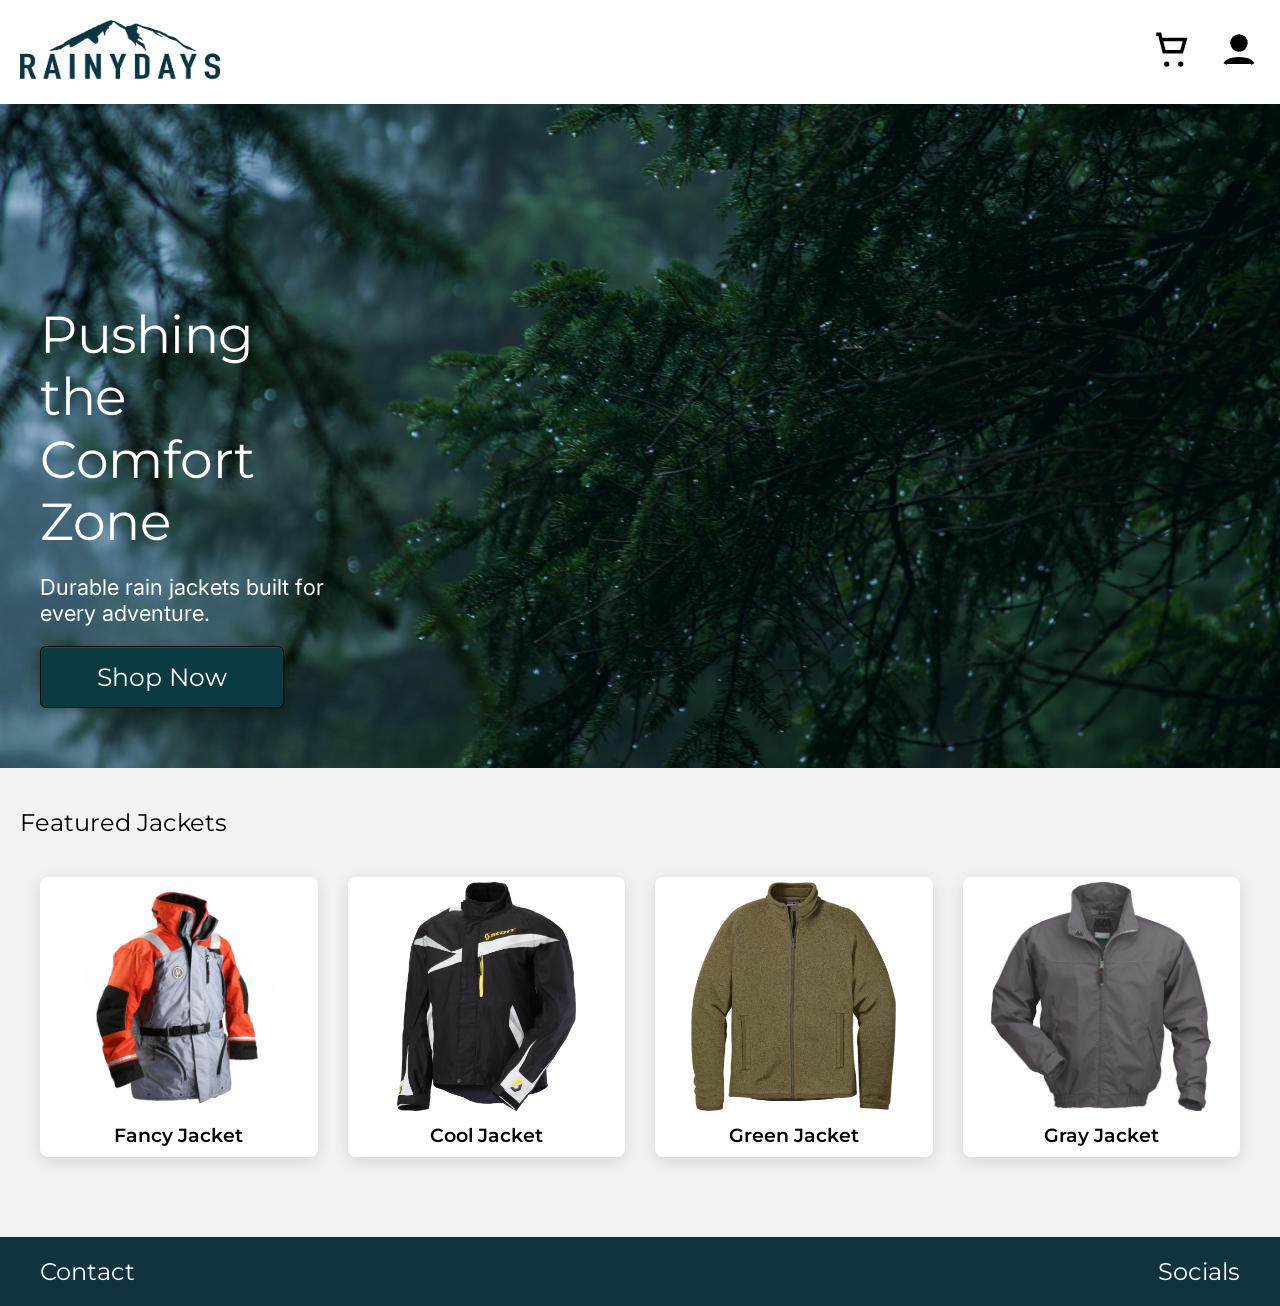
<file: index.html>
<!doctype html>
<html lang="en">
  <head>
    <meta charset="UTF-8" />
    <meta name="viewport" content="width=device-width, initial-scale=1.0" />
    <title>Rainy Days | Home</title>
    <meta
      name="description"
      content="Durable rain jackets built for every adventure."
    />
    <link
      href="https://fonts.googleapis.com/css2?family=Inter:wght@400;600&family=Montserrat:wght@400;600&display=swap"
      rel="stylesheet"
    />
    <link rel="stylesheet" href="css/styles.css" />
  </head>
  <body>
    <div class="page-wrapper">
      <header>
        <nav class="nav">
          <a href="index.html">
            <img
              src="images/RainyDays_Logo.png"
              class="logo"
              alt="Rainy Days Logo"
            />
          </a>

          <div class="nav-icons">
            <a href="cart.html" aria-label="Shopping cart">
              <svg viewBox="0 0 24 24">
                <path
                  d="M3 3h2l2.5 10h10l2-7H6"
                  stroke="black"
                  stroke-width="2"
                  fill="none"
                />
                <circle cx="9" cy="20" r="1.5" fill="black" />
                <circle cx="17" cy="20" r="1.5" fill="black" />
              </svg>
            </a>

            <a href="coming-soon.html" aria-label="User profile">
              <svg viewBox="0 0 24 24">
                <circle cx="12" cy="8" r="4" stroke="black" stroke-width="2" />
                <path d="M4 20c2-4 14-4 16 0" stroke="black" stroke-width="2" />
              </svg>
            </a>
          </div>
        </nav>
      </header>

      <main>
        <section class="hero">
          <div class="hero-content">
            <h1>Pushing the Comfort Zone</h1>
            <p>Durable rain jackets built for every adventure.</p>
            <a href="products.html" class="btn">Shop Now</a>
          </div>
        </section>
        <section class="featured">
          <div>
            <h2>Featured Jackets</h2>

            <div class="products-grid">
              <a href="product.html" class="product-item">
                <article class="product-card">
                  <div class="product-image">
                    <img
                      src="images/Fancy.jpg"
                      alt="Orange and gray heavy-duty rain jacket"
                    />
                  </div>
                  <h3>Fancy Jacket</h3>
                </article>
              </a>

              <a href="product.html" class="product-item">
                <article class="product-card">
                  <div class="product-image">
                    <img
                      src="images/Cool.jpg"
                      alt="Black sporty rain jacket with white details"
                    />
                  </div>
                  <h3>Cool Jacket</h3>
                </article>
              </a>

              <a href="product.html" class="product-item">
                <article class="product-card">
                  <div class="product-image">
                    <img
                      src="images/Green.jpg"
                      alt="Green fleece-style jacket"
                    />
                  </div>
                  <h3>Green Jacket</h3>
                </article>
              </a>

              <a href="product.html" class="product-item">
                <article class="product-card">
                  <div class="product-image">
                    <img
                      src="images/Gray.jpg"
                      alt="Gray lightweight rain jacket"
                    />
                  </div>
                  <h3>Gray Jacket</h3>
                </article>
              </a>
            </div>
          </div>
        </section>
      </main>

      <footer>
        <h2>Contact</h2>
        <h2>Socials</h2>
      </footer>
    </div>
  </body>
</html>
</file>
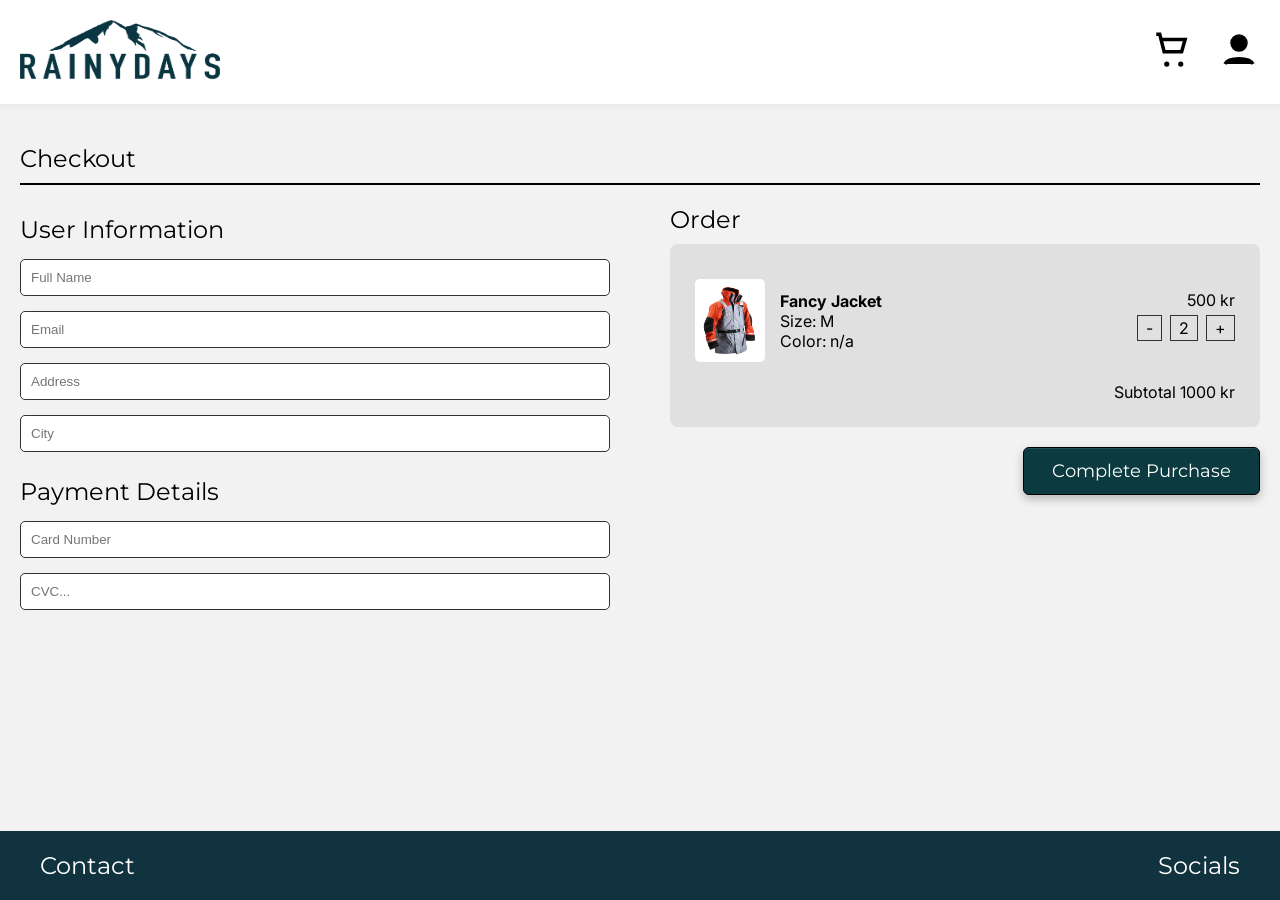
<file: checkout.html>
<!doctype html>
<html lang="en">
  <head>
    <meta charset="UTF-8" />
    <meta name="viewport" content="width=device-width, initial-scale=1.0" />
    <title>Rainy Days | Home</title>
    <meta
      name="description"
      content="Durable rain jackets built for every adventure."
    />
    <link
      href="https://fonts.googleapis.com/css2?family=Inter:wght@400;600&family=Montserrat:wght@400;600&display=swap"
      rel="stylesheet"
    />
    <link rel="stylesheet" href="css/styles.css" />
  </head>
  <body>
    <div class="page-wrapper">
      <header>
        <nav class="nav">
          <a href="index.html">
            <img
              src="images/RainyDays_Logo.png"
              class="logo"
              alt="Rainy Days Logo"
            />
          </a>

          <div class="nav-icons">
            <a href="cart.html" aria-label="Shopping cart">
              <svg viewBox="0 0 24 24">
                <path
                  d="M3 3h2l2.5 10h10l2-7H6"
                  stroke="black"
                  stroke-width="2"
                  fill="none"
                />
                <circle cx="9" cy="20" r="1.5" fill="black" />
                <circle cx="17" cy="20" r="1.5" fill="black" />
              </svg>
            </a>

            <a href="coming-soon.html" aria-label="User profile">
              <svg viewBox="0 0 24 24">
                <circle cx="12" cy="8" r="4" stroke="black" stroke-width="2" />
                <path d="M4 20c2-4 14-4 16 0" stroke="black" stroke-width="2" />
              </svg>
            </a>
          </div>
        </nav>
      </header>

      <main>
        <section class="checkout">
          <h1>Checkout</h1>

          <div class="checkout-container">
            <!-- LEFT SIDE -->
            <div class="checkout-form">
              <h2>User Information</h2>

              <input type="text" placeholder="Full Name" />
              <input type="email" placeholder="Email" />
              <input type="text" placeholder="Address" />
              <input type="text" placeholder="City" />

              <h2>Payment Details</h2>

              <input type="text" placeholder="Card Number" />
              <input type="text" placeholder="CVC..." />
            </div>

            <!-- RIGHT SIDE -->
            <div class="checkout-summary-wrapper">
              <h2 class="order-title">Order</h2>
              <div class="checkout-summary">
                <div class="order-item">
                  <img src="images/Fancy.jpg" alt="Fancy Jacket" />

                  <div>
                    <p><strong>Fancy Jacket</strong></p>
                    <p>Size: M</p>
                    <p>Color: n/a</p>
                  </div>

                  <div class="order-right">
                    <p>500 kr</p>
                    <div class="quantity">
                      <span>-</span>
                      <span>2</span>
                      <span>+</span>
                    </div>
                  </div>
                </div>

                <p class="subtotal">Subtotal 1000 kr</p>
              </div>

              <a href="success.html" class="btn">Complete Purchase</a>
            </div>
          </div>
        </section>
      </main>

      <footer>
        <h2>Contact</h2>
        <h2>Socials</h2>
      </footer>
    </div>
  </body>
</html>
</file>
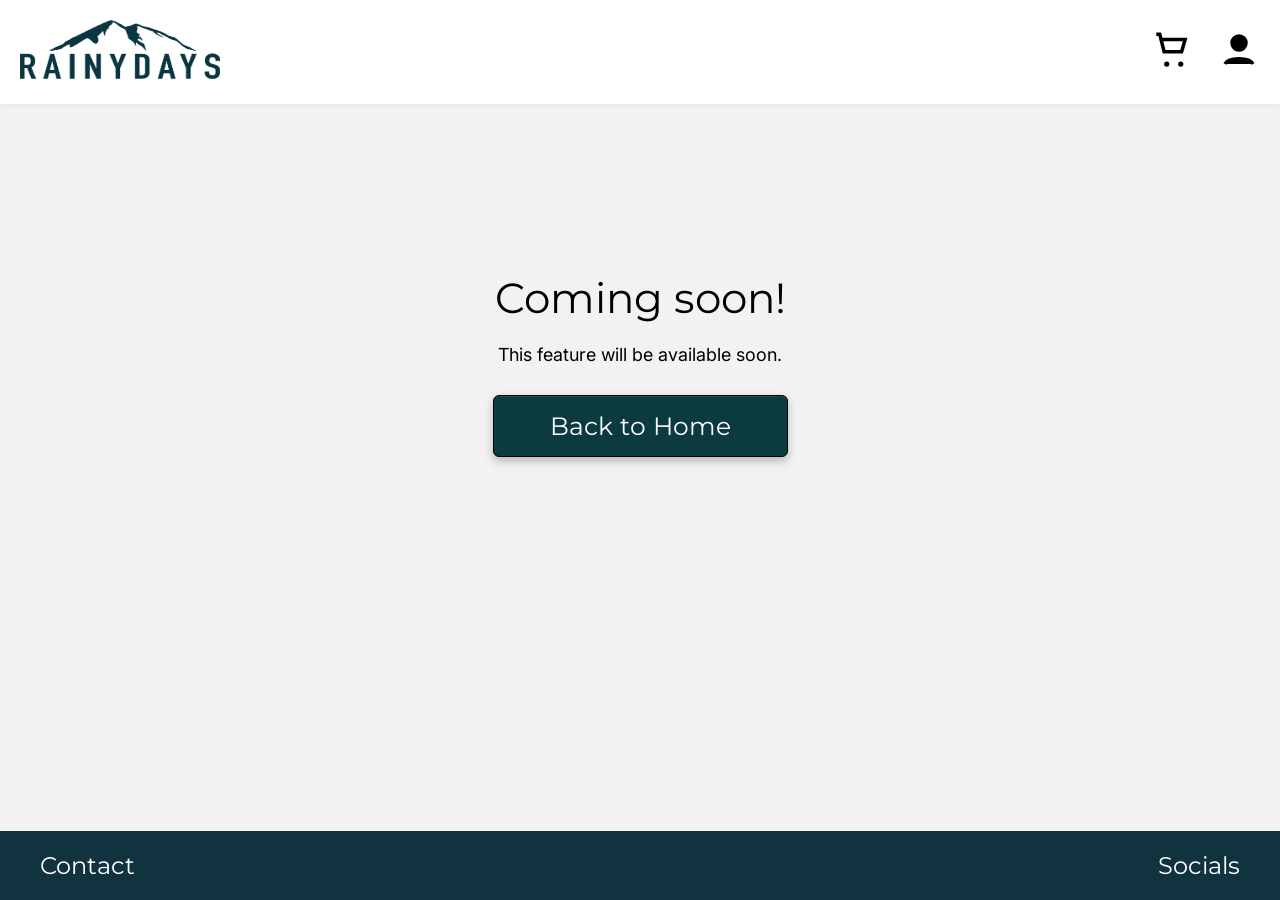
<file: coming-soon.html>
<!doctype html>
<html lang="en">
  <head>
    <meta charset="UTF-8" />
    <meta name="viewport" content="width=device-width, initial-scale=1.0" />
    <title>Rainy Days | Home</title>
    <meta
      name="description"
      content="Durable rain jackets built for every adventure."
    />
    <link
      href="https://fonts.googleapis.com/css2?family=Inter:wght@400;600&family=Montserrat:wght@400;600&display=swap"
      rel="stylesheet"
    />
    <link rel="stylesheet" href="css/styles.css" />
  </head>
  <body>
    <div class="page-wrapper">
      <header>
        <nav class="nav">
          <a href="index.html">
            <img
              src="images/RainyDays_Logo.png"
              class="logo"
              alt="Rainy Days Logo"
            />
          </a>

          <div class="nav-icons">
            <a href="cart.html" aria-label="Shopping cart">
              <svg viewBox="0 0 24 24">
                <path
                  d="M3 3h2l2.5 10h10l2-7H6"
                  stroke="black"
                  stroke-width="2"
                  fill="none"
                />
                <circle cx="9" cy="20" r="1.5" fill="black" />
                <circle cx="17" cy="20" r="1.5" fill="black" />
              </svg>
            </a>

            <a href="coming-soon.html" aria-label="User profile">
              <svg viewBox="0 0 24 24">
                <circle cx="12" cy="8" r="4" stroke="black" stroke-width="2" />
                <path d="M4 20c2-4 14-4 16 0" stroke="black" stroke-width="2" />
              </svg>
            </a>
          </div>
        </nav>
      </header>

      <main>
        <section class="coming-soon">
          <h1>Coming soon!</h1>
          <p>This feature will be available soon.</p>

          <a href="index.html" class="btn">Back to Home</a>
        </section>
      </main>

      <footer>
        <h2>Contact</h2>
        <h2>Socials</h2>
      </footer>
    </div>
  </body>
</html>
</file>
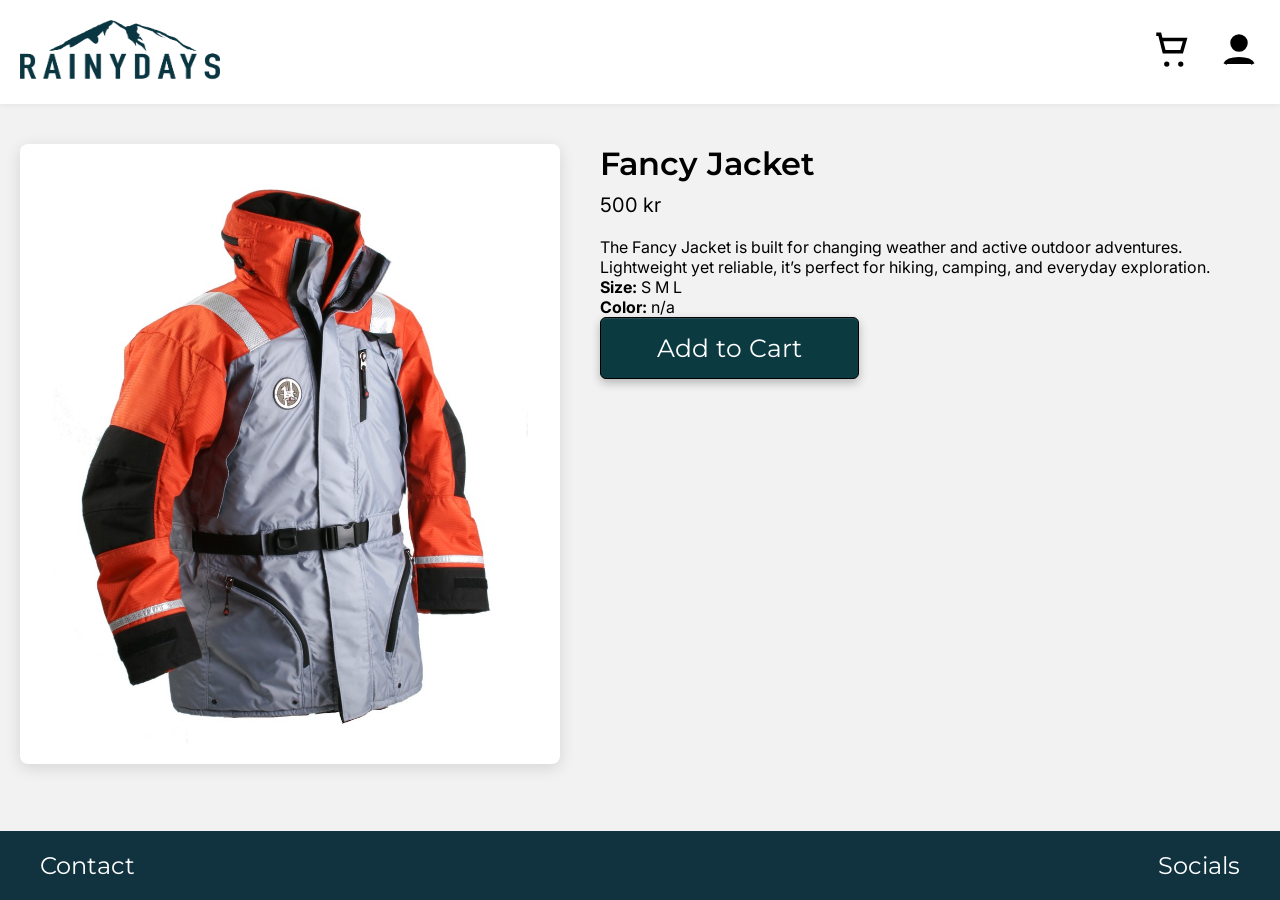
<file: product.html>
<!doctype html>
<html lang="en">
  <head>
    <meta charset="UTF-8" />
    <meta name="viewport" content="width=device-width, initial-scale=1.0" />
    <title>Rainy Days | Home</title>
    <meta
      name="description"
      content="Durable rain jackets built for every adventure."
    />
    <link
      href="https://fonts.googleapis.com/css2?family=Inter:wght@400;600&family=Montserrat:wght@400;600&display=swap"
      rel="stylesheet"
    />
    <link rel="stylesheet" href="css/styles.css" />
  </head>
  <body>
    <div class="page-wrapper">
      <header>
        <nav class="nav">
          <a href="index.html">
            <img
              src="images/RainyDays_Logo.png"
              class="logo"
              alt="Rainy Days Logo"
            />
          </a>

          <div class="nav-icons">
            <a href="cart.html" aria-label="Shopping cart">
              <svg viewBox="0 0 24 24">
                <path
                  d="M3 3h2l2.5 10h10l2-7H6"
                  stroke="black"
                  stroke-width="2"
                  fill="none"
                />
                <circle cx="9" cy="20" r="1.5" fill="black" />
                <circle cx="17" cy="20" r="1.5" fill="black" />
              </svg>
            </a>

            <a href="coming-soon.html" aria-label="User profile">
              <svg viewBox="0 0 24 24">
                <circle cx="12" cy="8" r="4" stroke="black" stroke-width="2" />
                <path d="M4 20c2-4 14-4 16 0" stroke="black" stroke-width="2" />
              </svg>
            </a>
          </div>
        </nav>
      </header>

      <main>
        <section class="product-detail">
          <div class="product-detail-container">
            <div class="product-detail-image">
              <img
                src="images/Fancy.jpg"
                alt="Orange and gray heavy-duty rain jacket"
              />
            </div>

            <div class="product-detail-info">
              <h1>Fancy Jacket</h1>
              <p class="product-price">500 kr</p>

              <p>
                The Fancy Jacket is built for changing weather and active
                outdoor adventures.
              </p>

              <p>
                Lightweight yet reliable, it’s perfect for hiking, camping, and
                everyday exploration.
              </p>

              <div class="product-options">
                <p><strong>Size:</strong> S M L</p>
                <p><strong>Color:</strong> n/a</p>
              </div>

              <a href="cart.html" class="btn">Add to Cart</a>
            </div>
          </div>
        </section>
      </main>

      <footer>
        <h2>Contact</h2>
        <h2>Socials</h2>
      </footer>
    </div>
  </body>
</html>
</file>
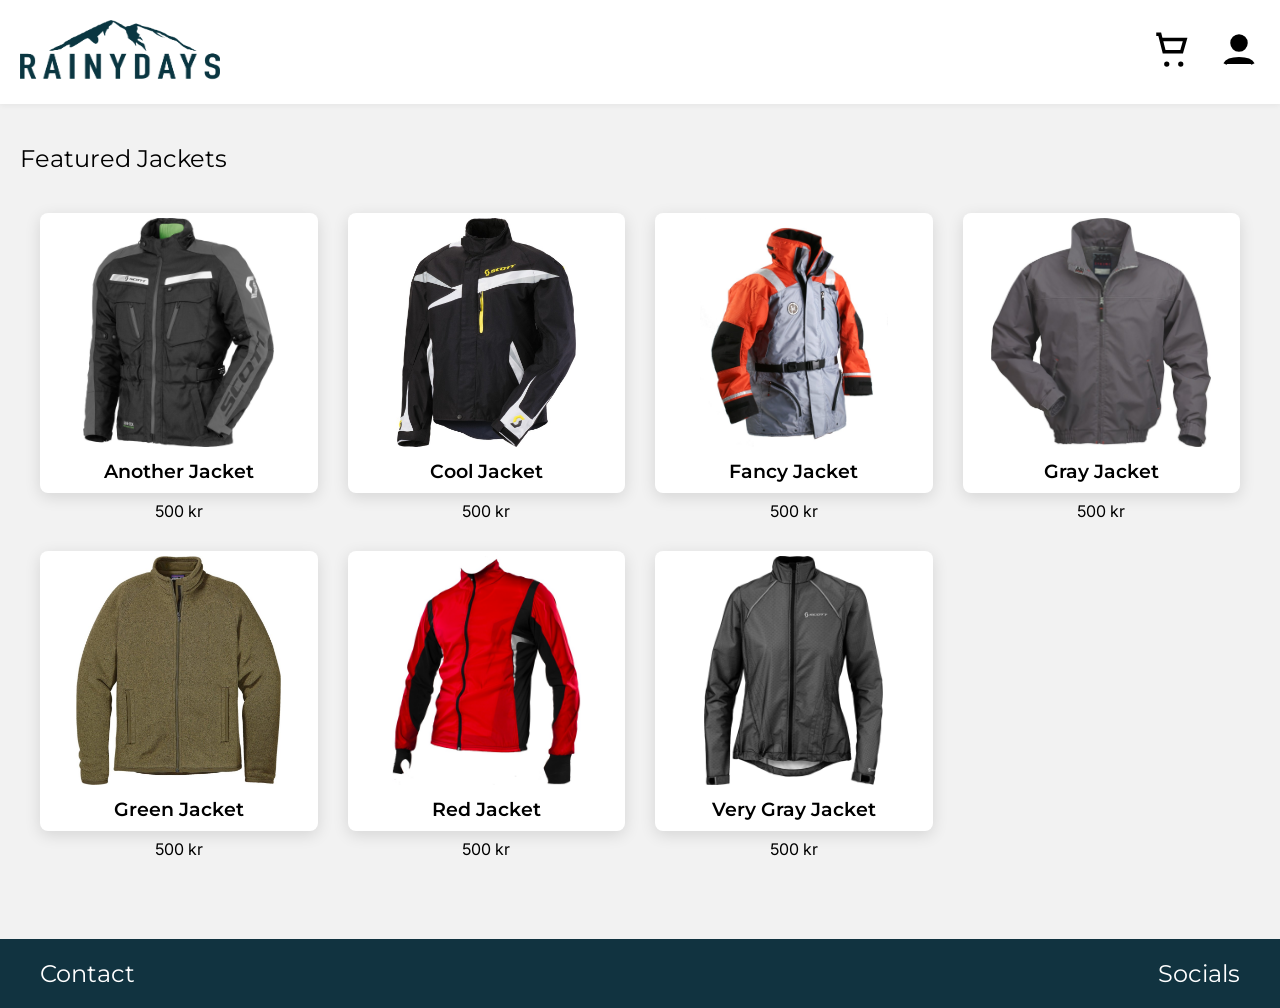
<file: products.html>
<!doctype html>
<html lang="en">
  <head>
    <meta charset="UTF-8" />
    <meta name="viewport" content="width=device-width, initial-scale=1.0" />
    <title>Rainy Days | Home</title>
    <meta
      name="description"
      content="Durable rain jackets built for every adventure."
    />
    <link
      href="https://fonts.googleapis.com/css2?family=Inter:wght@400;600&family=Montserrat:wght@400;600&display=swap"
      rel="stylesheet"
    />
    <link rel="stylesheet" href="css/styles.css" />
  </head>
  <body>
    <div class="page-wrapper">
      <header>
        <nav class="nav">
          <a href="index.html">
            <img
              src="images/RainyDays_Logo.png"
              class="logo"
              alt="Rainy Days Logo"
            />
          </a>

          <div class="nav-icons">
            <a href="cart.html" aria-label="Shopping cart">
              <svg viewBox="0 0 24 24">
                <path
                  d="M3 3h2l2.5 10h10l2-7H6"
                  stroke="black"
                  stroke-width="2"
                  fill="none"
                />
                <circle cx="9" cy="20" r="1.5" fill="black" />
                <circle cx="17" cy="20" r="1.5" fill="black" />
              </svg>
            </a>

            <a href="coming-soon.html" aria-label="User profile">
              <svg viewBox="0 0 24 24">
                <circle cx="12" cy="8" r="4" stroke="black" stroke-width="2" />
                <path d="M4 20c2-4 14-4 16 0" stroke="black" stroke-width="2" />
              </svg>
            </a>
          </div>
        </nav>
      </header>

      <main>
        <section class="featured">
          <div>
            <h2>Featured Jackets</h2>

            <div class="products-grid">
              <a href="product.html" class="product-item">
                <article class="product-card">
                  <div class="product-image">
                    <img
                      src="images/Another.jpg"
                      alt="Black waterproof jacket"
                    />
                  </div>
                  <h3>Another Jacket</h3>
                </article>
                <p class="price">500 kr</p>
              </a>

              <a href="product.html" class="product-item">
                <article class="product-card">
                  <div class="product-image">
                    <img
                      src="images/Cool.jpg"
                      alt="Black sporty rain jacket with white details"
                    />
                  </div>
                  <h3>Cool Jacket</h3>
                </article>
                <p class="price">500 kr</p>
              </a>

              <a href="product.html" class="product-item">
                <article class="product-card">
                  <div class="product-image">
                    <img
                      src="images/Fancy.jpg"
                      alt="Orange and gray heavy-duty rain jacket"
                    />
                  </div>
                  <h3>Fancy Jacket</h3>
                </article>
                <p class="price">500 kr</p>
              </a>

              <a href="product.html" class="product-item">
                <article class="product-card">
                  <div class="product-image">
                    <img
                      src="images/Gray.jpg"
                      alt="Gray lightweight rain jacket"
                    />
                  </div>
                  <h3>Gray Jacket</h3>
                </article>
                <p class="price">500 kr</p>
              </a>

              <a href="product.html" class="product-item">
                <article class="product-card">
                  <div class="product-image">
                    <img
                      src="images/Green.jpg"
                      alt="Green fleece-style jacket"
                    />
                  </div>
                  <h3>Green Jacket</h3>
                </article>
                <p class="price">500 kr</p>
              </a>

              <a href="product.html" class="product-item">
                <article class="product-card">
                  <div class="product-image">
                    <img
                      src="images/Red.jpg"
                      alt="Red and black waterproof jacket"
                    />
                  </div>
                  <h3>Red Jacket</h3>
                </article>
                <p class="price">500 kr</p>
              </a>

              <a href="product.html" class="product-item">
                <article class="product-card">
                  <div class="product-image">
                    <img
                      src="images/VeryGray.jpg"
                      alt="Dark gray slim rain jacket"
                    />
                  </div>
                  <h3>Very Gray Jacket</h3>
                </article>
                <p class="price">500 kr</p>
              </a>
            </div>
          </div>
        </section>
      </main>

      <footer>
        <h2>Contact</h2>
        <h2>Socials</h2>
      </footer>
    </div>
  </body>
</html>
</file>
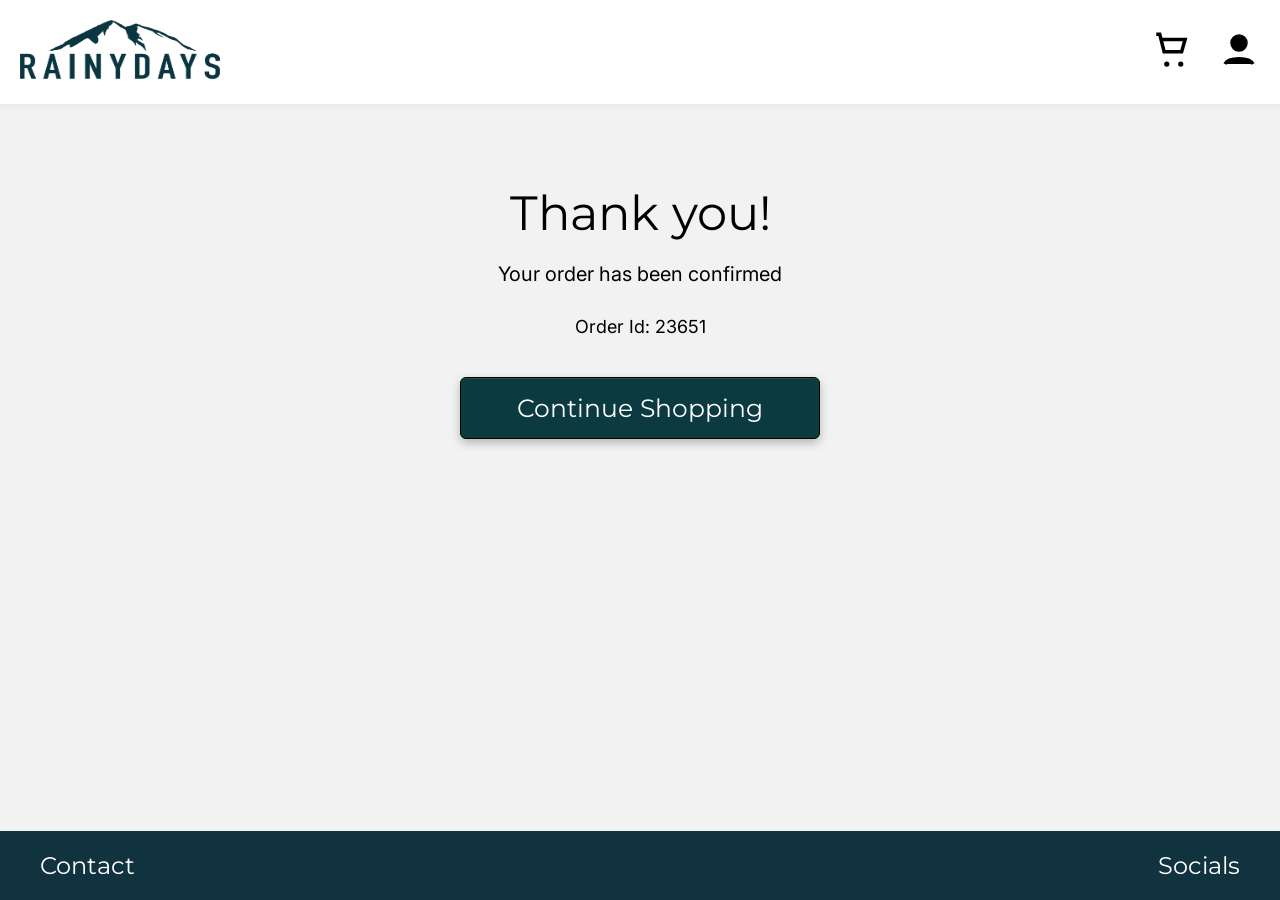
<file: success.html>
<!doctype html>
<html lang="en">
  <head>
    <meta charset="UTF-8" />
    <meta name="viewport" content="width=device-width, initial-scale=1.0" />
    <title>Rainy Days | Home</title>
    <meta
      name="description"
      content="Durable rain jackets built for every adventure."
    />
    <link
      href="https://fonts.googleapis.com/css2?family=Inter:wght@400;600&family=Montserrat:wght@400;600&display=swap"
      rel="stylesheet"
    />
    <link rel="stylesheet" href="css/styles.css" />
  </head>
  <body>
    <div class="page-wrapper">
      <header>
        <nav class="nav">
          <a href="index.html">
            <img
              src="images/RainyDays_Logo.png"
              class="logo"
              alt="Rainy Days Logo"
            />
          </a>

          <div class="nav-icons">
            <a href="cart.html" aria-label="Shopping cart">
              <svg viewBox="0 0 24 24">
                <path
                  d="M3 3h2l2.5 10h10l2-7H6"
                  stroke="black"
                  stroke-width="2"
                  fill="none"
                />
                <circle cx="9" cy="20" r="1.5" fill="black" />
                <circle cx="17" cy="20" r="1.5" fill="black" />
              </svg>
            </a>

            <a href="coming-soon.html" aria-label="User profile">
              <svg viewBox="0 0 24 24">
                <circle cx="12" cy="8" r="4" stroke="black" stroke-width="2" />
                <path d="M4 20c2-4 14-4 16 0" stroke="black" stroke-width="2" />
              </svg>
            </a>
          </div>
        </nav>
      </header>

      <main>
        <main>
          <section class="success">
            <h1>Thank you!</h1>

            <p class="success-text">Your order has been confirmed</p>

            <p class="order-id">Order Id: 23651</p>

            <a href="products.html" class="btn">Continue Shopping</a>
          </section>
        </main>
      </main>

      <footer>
        <h2>Contact</h2>
        <h2>Socials</h2>
      </footer>
    </div>
  </body>
</html>
</file>
<file: css/styles.css>
* {
  margin: 0;
  padding: 0;
  box-sizing: border-box;
}

body {
  font-family: "Inter", sans-serif;
  background: #eaeaea;
}

html,
body {
  height: 100%;
}

.page-wrapper {
  min-height: 100vh;
  display: flex;
  flex-direction: column;
}

main {
  flex: 1;
}

h1,
h2,
h3 {
  font-family: "Montserrat", sans-serif;
  font-weight: 400;
}

section {
  padding: 40px 20px;
}

.page-wrapper {
  max-width: 1440px;
  margin: 0 auto;
  background: #f2f2f2;
}

header {
  background: #ffffff;
  box-shadow: 0 2px 6px rgba(0, 0, 0, 0.05);
}

/* NAV */
.nav {
  display: flex;
  justify-content: space-between;
  padding: 20px;
  background: #ffffff;
}

.nav-icons {
  display: flex;
  gap: 25px;
  align-items: center;
}

.nav-icons svg {
  width: 42px;
  height: 42px;
}

.logo {
  margin-left: 0;
  width: 200px;
  max-height: 60px;
}

/* HERO */
.hero {
  background-image: url("../images/Hero.jpg");
  background-size: cover;
  background-position: right center;
  min-height: 500px;
  display: flex;
  align-items: flex-start;
  padding-top: 100px;
  color: white;
  position: relative;
}

.hero::before {
  content: "";
  position: absolute;
  inset: 0;
  background: rgba(11, 58, 64, 0.18);
  filter: brightness(1.05) contrast(1.1) saturate(1.1);
}

.hero-content {
  padding-top: 100px;
  margin-left: 20px;
  padding-right: 20px;
  max-width: 320px;
  position: relative;
  z-index: 1;
}

.hero h1 {
  font-size: 52px;
  margin-bottom: 20px;
  line-height: 1.2;
  letter-spacing: -0.5px;
}

.hero p {
  font-size: 22px;
  margin-bottom: 20px;
}

/* BUTTON */
.btn {
  display: inline-block;
  padding: 15px 56px;
  font-size: 25px;
  background: #0b3a40;
  color: #ffffff;
  text-decoration: none;
  font-family: "Montserrat", sans-serif;
  font-size: 25px;
  border-radius: 6px;
  border: 1px solid rgb(0, 0, 0);
  cursor: pointer;
  transition: all 0.2s ease;
  box-shadow:
    0 4px 10px rgba(0, 0, 0, 0.25),
    inset 0 1px 0 rgba(255, 255, 255, 0.1);
  margin-bottom: 20px;
}

.btn:hover {
  background: #14515a;
}

.btn:focus {
  outline: 2px solid #ffffff;
  outline-offset: 2px;
}

/* PRODUCTS */
.products-grid {
  display: grid;
  grid-template-columns: repeat(4, 1fr);
  gap: 30px;
  padding: 40px 20px;
  justify-items: center;
}

.product-card h3 {
  margin-top: 10px;
  text-align: center;
  margin: 8px 0 10px;
}

.product-card {
  height: 280px;
  display: flex;
  flex-direction: column;

  background: #ffffff;
  border-radius: 8px;
  box-shadow: 0 4px 16px rgba(0, 0, 0, 0.12);
}

.product-card h3 {
  font-weight: 600;
}

.product-item:hover .product-card {
  transform: translateY(-4px);
  transition: 0.2s ease;
}

.product-image {
  flex: 1;
  display: flex;
  align-items: center;
  justify-content: center;
  padding: 5px;
  min-height: 180px;
}

.product-image img {
  max-width: 100%;
  max-height: 100%;
  width: auto;
  height: auto;
  object-fit: contain;
}

.product-item {
  display: inline-flex;
  flex-direction: column;
  align-items: center;
  text-decoration: none;
  color: inherit;
}

.product-item:visited {
  color: inherit;
}

.price {
  margin-top: 8px;
  font-size: 16px;
}

@media (max-width: 900px) {
  .products-grid {
    grid-template-columns: repeat(2, 1fr);
  }
}

@media (max-width: 500px) {
  .products-grid {
    grid-template-columns: 1fr;
  }
}

.product-detail-container {
  display: grid;
  grid-template-columns: 0.9fr 1.1fr;
  gap: 40px;
}

.product-detail-info h1 {
  font-size: 32px;
  font-weight: 600;
  margin-bottom: 10px;
}

.product-detail-image {
  background: #ffffff;
  padding: 20px;
  border-radius: 8px;
  box-shadow: 0 4px 16px rgba(0, 0, 0, 0.12);
}

.product-detail-image img {
  max-width: 95%;
  margin: 0 auto;
  display: block;
}

.product-price {
  font-size: 20px;
  margin-bottom: 20px;
}

/* CART */
.cart {
  padding: 40px 20px;
  text-align: right;
  max-width: 1000px;
  margin: 0 auto;
  padding: 40px 20px;
}

.cart h1 {
  text-align: center;
  margin-bottom: 40px;
}

.cart-item {
  display: grid;
  grid-template-columns: auto 1fr auto;
  align-items: center;

  background: #e0e0e0;
  padding: 35px;
  border-radius: 6px;
  gap: 20px;
  margin-bottom: 20px;
}

.cart-image {
  background: #ffffff;
  padding: 10px;
  border-radius: 6px;
}

.cart-image img {
  width: 80px;
  height: auto;
}

.cart-info h2 {
  margin-bottom: 10px;
}

.quantity {
  display: flex;
  gap: 10px;
  margin-bottom: 10px;
}

.quantity span {
  border: 1px solid #333;
  padding: 2px 8px;
}

.cart-price {
  font-size: 16px;
}

.subtotal {
  text-align: right;
  margin-top: 20px;
}

.cart .btn {
  display: inline-block;
  margin: 20px auto 0;
}

@media (max-width: 700px) {
  .cart-item {
    grid-template-columns: 1fr;
    text-align: center;
  }
}

/* CHECKOUT */

.checkout {
  padding: 40px 20px;
}

.checkout h1 {
  margin-bottom: 20px;
  border-bottom: 2px solid #000;
  padding-bottom: 10px;
}

.checkout-container {
  display: grid;
  grid-template-columns: 1fr 1fr;
  gap: 60px;
  align-items: start;
}

.checkout-form {
  display: flex;
  flex-direction: column;
  gap: 15px;
}

.checkout-form h2 {
  margin-top: 10px;
}

.checkout-form input {
  padding: 10px;
  border: 1px solid #333;
  border-radius: 5px;
  width: 100%;
}

.checkout-summary-wrapper {
  display: flex;
  flex-direction: column;
}

.checkout-summary {
  background: #e0e0e0;
  padding: 25px;
  border-radius: 8px;
}

.order-item {
  display: grid;
  grid-template-columns: auto 1fr auto;
  gap: 15px;
  align-items: center;
  margin-top: 10px;
}

.order-item img {
  width: 70px;
  background: #fff;
  padding: 5px;
  border-radius: 5px;
}

.order-right {
  text-align: right;
}

.quantity {
  display: flex;
  gap: 8px;
  margin-top: 5px;
}

.quantity span {
  border: 1px solid #333;
  padding: 2px 8px;
}

.subtotal {
  text-align: right;
  margin-top: 20px;
}

.checkout-summary-wrapper .btn {
  width: fit-content;
  margin-top: 20px;
  margin-left: auto;

  padding: 12px 28px;
  font-size: 18px;
}

.order-title {
  margin-bottom: 10px;
}

@media (max-width: 800px) {
  .checkout-container {
    grid-template-columns: 1fr;
  }

  .checkout-summary-wrapper .btn {
    margin-left: auto;
    margin-right: auto;
  }
}

/* SUCCESS */

.success {
  display: flex;
  flex-direction: column;
  align-items: center;
  justify-content: center;

  text-align: center;
  padding: 80px 20px;
}

.success h1 {
  font-size: 48px;
  margin-bottom: 20px;
}

.success-text {
  font-size: 20px;
  margin-bottom: 30px;
}

.order-id {
  font-size: 18px;
  margin-bottom: 40px;
}

.success .btn {
  width: fit-content;
}

/* COMING SOON */

.coming-soon {
  display: flex;
  flex-direction: column;
  align-items: center;
  justify-content: center;

  text-align: center;
  padding: 80px 20px;
  min-height: 60vh;
}

.coming-soon h1 {
  font-size: 42px;
  margin-bottom: 20px;
}

.coming-soon p {
  font-size: 18px;
  margin-bottom: 30px;
}

.coming-soon .btn {
  width: fit-content;
}

/* FOOTER */
footer {
  display: flex;
  justify-content: space-between;
  align-items: center;
  padding: 20px 40px;
  background: #113340;
  color: white;
}
</file>
